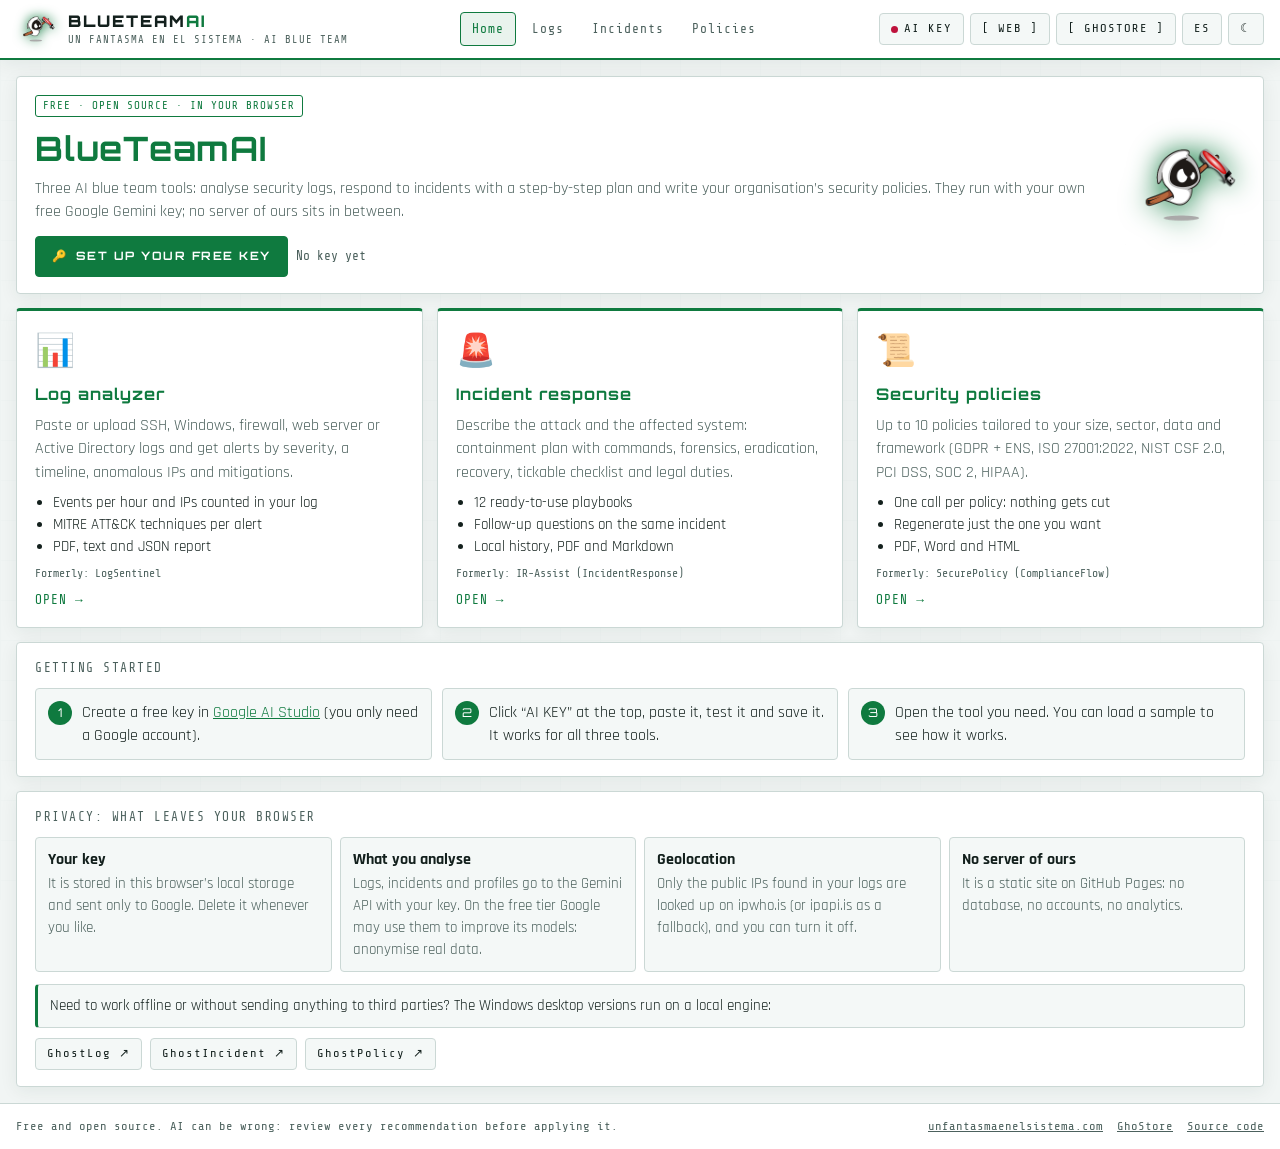
<file: index.html>
<!DOCTYPE html>
<html lang="es" data-theme="dark">
<head>
<meta charset="UTF-8">
<meta name="viewport" content="width=device-width, initial-scale=1.0">
<title>BlueTeamAI · Un Fantasma en el Sistema</title>
<meta name="description" content="Tres herramientas de blue team con IA, gratis y en el navegador: analizador de logs, asistente de respuesta a incidentes y generador de políticas de seguridad, con tu clave gratuita de Google Gemini.">
<link rel="icon" type="image/png" href="assets/logo.png">
<link rel="preconnect" href="https://fonts.googleapis.com">
<link rel="preconnect" href="https://fonts.gstatic.com" crossorigin>
<link href="https://fonts.googleapis.com/css2?family=Share+Tech+Mono&family=Orbitron:wght@700;900&family=Rajdhani:wght@400;500;600;700&display=swap" rel="stylesheet">
<link rel="stylesheet" href="assets/core.css">
<style>
  .hero { display: grid; grid-template-columns: minmax(0, 1fr) auto; gap: 18px; align-items: center; }
  .hero img { width: 120px; height: 120px; object-fit: contain; filter: drop-shadow(0 0 14px var(--accent)); }
  @media (max-width: 640px) { .hero { grid-template-columns: minmax(0, 1fr); } .hero img { display: none; } }
  .hero .h1 { font-size: clamp(1.4rem, 4vw, 2.1rem); }
  .tools { display: grid; grid-template-columns: repeat(auto-fit, minmax(min(100%, 270px), 1fr)); gap: 14px; }
  .tool-card { display: flex; flex-direction: column; gap: 8px; text-decoration: none; color: var(--text); background: var(--panel); border: 1px solid var(--border); border-top: 3px solid var(--accent); border-radius: 4px; padding: 18px; box-shadow: var(--shadow); }
  .tool-card:hover { border-color: var(--accent); transform: translateY(-2px); transition: transform .15s; }
  .tool-card .ico { font-size: 2rem; }
  .tool-card h2 { font-family: var(--display); font-size: 1rem; letter-spacing: 1px; color: var(--accent); }
  .tool-card p { color: var(--muted); }
  .tool-card ul { margin-left: 18px; color: var(--text); font-size: .95rem; }
  .tool-card .go { margin-top: auto; font-family: var(--mono); font-size: .8rem; letter-spacing: 1px; color: var(--accent); }
  .tool-card .was { font-family: var(--mono); font-size: .72rem; color: var(--muted); }
  .steps3 { counter-reset: s; list-style: none; display: grid; gap: 10px; grid-template-columns: repeat(auto-fit, minmax(min(100%, 220px), 1fr)); }
  .steps3 li { counter-increment: s; background: var(--panel2); border: 1px solid var(--border); border-radius: 4px; padding: 12px 12px 12px 46px; position: relative; }
  .steps3 li::before { content: counter(s); position: absolute; left: 12px; top: 12px; width: 24px; height: 24px; border-radius: 50%; background: var(--accent); color: var(--accent-ink); font-family: var(--display); font-size: .75rem; display: flex; align-items: center; justify-content: center; }
  .privacy { display: grid; gap: 8px; grid-template-columns: repeat(auto-fit, minmax(min(100%, 260px), 1fr)); }
  .privacy div { background: var(--panel2); border: 1px solid var(--border); border-radius: 4px; padding: 10px 12px; }
  .privacy b { display: block; margin-bottom: 2px; }
  .privacy p { color: var(--muted); font-size: .95rem; }
  .offline { display: flex; flex-wrap: wrap; gap: 8px; margin-top: 10px; }
</style>
<script>(function(){var t=null;try{t=localStorage.getItem('bt_theme')}catch(e){}if(!t)t=matchMedia('(prefers-color-scheme: light)').matches?'light':'dark';document.documentElement.setAttribute('data-theme',t)})();</script>
</head>
<body data-tool="home">
<header class="bt-top" id="btTop"></header>

<main class="wrap">
  <section class="panel hero">
    <div>
      <span class="tag" style="color:var(--accent)" data-t="home.badge">Gratis · código abierto · en tu navegador</span>
      <h1 class="h1" style="margin:10px 0 8px">BlueTeamAI</h1>
      <p class="lead" data-t="home.lead">Tres herramientas de blue team con IA: analiza logs de seguridad, responde a incidentes con un plan paso a paso y redacta las políticas de seguridad de tu organización. Funcionan con tu propia clave gratuita de Google Gemini; no hay servidor nuestro de por medio.</p>
      <div class="modal-row">
        <button class="btn" type="button" id="keyBtn">🔑 <span data-t="home.key">Configurar clave gratuita</span></button>
        <span class="muted mono" id="keyState" style="align-self:center;font-size:.8rem"></span>
      </div>
    </div>
    <img src="assets/logo.png" alt="" width="120" height="120">
  </section>

  <section class="tools">
    <a class="tool-card" href="logs.html">
      <span class="ico">📊</span>
      <h2 data-t="home.logs">Analizador de logs</h2>
      <p data-t="home.logsD">Pega o sube logs de SSH, Windows, firewall, servidor web o Active Directory y obtén alertas por severidad, línea de tiempo, IPs anómalas y mitigaciones.</p>
      <ul><li data-t="home.logs1">Eventos por hora e IPs contados en tu log</li><li data-t="home.logs2">Técnicas MITRE ATT&amp;CK por alerta</li><li data-t="home.logs3">Informe PDF, texto y JSON</li></ul>
      <span class="was" data-t="home.wasLogs">Antes: LogSentinel</span>
      <span class="go" data-t="home.open">ABRIR →</span>
    </a>
    <a class="tool-card" href="incident.html">
      <span class="ico">🚨</span>
      <h2 data-t="home.ir">Respuesta a incidentes</h2>
      <p data-t="home.irD">Describe el ataque y el sistema afectado: plan de contención con comandos, forense, erradicación, recuperación, checklist marcable y obligaciones legales.</p>
      <ul><li data-t="home.ir1">12 playbooks listos para usar</li><li data-t="home.ir2">Preguntas de seguimiento sobre el mismo incidente</li><li data-t="home.ir3">Historial local, PDF y Markdown</li></ul>
      <span class="was" data-t="home.wasIr">Antes: IR-Assist (IncidentResponse)</span>
      <span class="go" data-t="home.open">ABRIR →</span>
    </a>
    <a class="tool-card" href="policies.html">
      <span class="ico">📜</span>
      <h2 data-t="home.pol">Políticas de seguridad</h2>
      <p data-t="home.polD">Hasta 10 políticas adaptadas a tu tamaño, sector, datos y marco (RGPD + ENS, ISO 27001:2022, NIST CSF 2.0, PCI DSS, SOC 2, HIPAA).</p>
      <ul><li data-t="home.pol1">Una llamada por política: nada se corta</li><li data-t="home.pol2">Regenera solo la que quieras</li><li data-t="home.pol3">PDF, Word y HTML</li></ul>
      <span class="was" data-t="home.wasPol">Antes: SecurePolicy (ComplianceFlow)</span>
      <span class="go" data-t="home.open">ABRIR →</span>
    </a>
  </section>

  <section class="panel">
    <div class="panel-title" data-t="home.how">Cómo empezar</div>
    <ol class="steps3">
      <li data-t-html="home.s1"></li>
      <li data-t="home.s2"></li>
      <li data-t="home.s3"></li>
    </ol>
  </section>

  <section class="panel">
    <div class="panel-title" data-t="home.privacy">Privacidad: qué sale de tu navegador</div>
    <div class="privacy">
      <div><b data-t="home.p1">Tu clave</b><p data-t="home.p1d">Se guarda en el almacenamiento local de este navegador y solo se envía a Google. Puedes borrarla cuando quieras.</p></div>
      <div><b data-t="home.p2">Lo que analizas</b><p data-t="home.p2d">Los logs, incidentes y perfiles van a la API de Gemini con tu clave. En el nivel gratuito Google puede usarlos para mejorar sus modelos: anonimiza los datos reales.</p></div>
      <div><b data-t="home.p3">Geolocalización</b><p data-t="home.p3d">Solo las IP públicas detectadas en tus logs se consultan en ipwho.is (o ipapi.is si falla), y puedes desactivarlo.</p></div>
      <div><b data-t="home.p4">Sin servidor propio</b><p data-t="home.p4d">Es una web estática en GitHub Pages: no hay base de datos, ni cuentas, ni analítica.</p></div>
    </div>
    <p class="notice info" style="margin-top:12px"><span data-t="home.offline">¿Necesitas trabajar sin conexión o sin enviar nada a terceros? Las versiones de escritorio para Windows funcionan con un motor local:</span></p>
    <div class="offline">
      <a class="chip" href="https://ghostore.unfantasmaenelsistema.com/apps/ghostlog/" target="_blank" rel="noopener">GhostLog ↗</a>
      <a class="chip" href="https://ghostore.unfantasmaenelsistema.com/apps/ghostincident/" target="_blank" rel="noopener">GhostIncident ↗</a>
      <a class="chip" href="https://ghostore.unfantasmaenelsistema.com/apps/ghostpolicy/" target="_blank" rel="noopener">GhostPolicy ↗</a>
    </div>
  </section>
</main>

<footer class="bt-foot" id="btFoot"></footer>
<script src="assets/core.js"></script>
<script>
(function () {
  BT.addI18n({
    es: {
      'home.badge': 'Gratis · código abierto · en tu navegador',
      'home.lead': 'Tres herramientas de blue team con IA: analiza logs de seguridad, responde a incidentes con un plan paso a paso y redacta las políticas de seguridad de tu organización. Funcionan con tu propia clave gratuita de Google Gemini; no hay servidor nuestro de por medio.',
      'home.key': 'Configurar clave gratuita', 'home.keyOn': '✓ Clave configurada', 'home.keyOff': 'Sin clave todavía',
      'home.logs': 'Analizador de logs', 'home.logsD': 'Pega o sube logs de SSH, Windows, firewall, servidor web o Active Directory y obtén alertas por severidad, línea de tiempo, IPs anómalas y mitigaciones.',
      'home.logs1': 'Eventos por hora e IPs contados en tu log', 'home.logs2': 'Técnicas MITRE ATT&CK por alerta', 'home.logs3': 'Informe PDF, texto y JSON', 'home.wasLogs': 'Antes: LogSentinel',
      'home.ir': 'Respuesta a incidentes', 'home.irD': 'Describe el ataque y el sistema afectado: plan de contención con comandos, forense, erradicación, recuperación, checklist marcable y obligaciones legales.',
      'home.ir1': '12 playbooks listos para usar', 'home.ir2': 'Preguntas de seguimiento sobre el mismo incidente', 'home.ir3': 'Historial local, PDF y Markdown', 'home.wasIr': 'Antes: IR-Assist (IncidentResponse)',
      'home.pol': 'Políticas de seguridad', 'home.polD': 'Hasta 10 políticas adaptadas a tu tamaño, sector, datos y marco (RGPD + ENS, ISO 27001:2022, NIST CSF 2.0, PCI DSS, SOC 2, HIPAA).',
      'home.pol1': 'Una llamada por política: nada se corta', 'home.pol2': 'Regenera solo la que quieras', 'home.pol3': 'PDF, Word y HTML', 'home.wasPol': 'Antes: SecurePolicy (ComplianceFlow)',
      'home.open': 'ABRIR →', 'home.how': 'Cómo empezar',
      'home.s1': 'Crea una clave gratuita en <a href="https://aistudio.google.com/app/apikey" target="_blank" rel="noopener">Google AI Studio</a> (solo necesitas una cuenta de Google).',
      'home.s2': 'Pulsa «CLAVE IA» arriba, pégala, pruébala y guárdala. Sirve para las tres herramientas.',
      'home.s3': 'Abre la herramienta que necesites. Puedes cargar un ejemplo para ver cómo funciona.',
      'home.privacy': 'Privacidad: qué sale de tu navegador',
      'home.p1': 'Tu clave', 'home.p1d': 'Se guarda en el almacenamiento local de este navegador y solo se envía a Google. Puedes borrarla cuando quieras.',
      'home.p2': 'Lo que analizas', 'home.p2d': 'Los logs, incidentes y perfiles van a la API de Gemini con tu clave. En el nivel gratuito Google puede usarlos para mejorar sus modelos: anonimiza los datos reales.',
      'home.p3': 'Geolocalización', 'home.p3d': 'Solo las IP públicas detectadas en tus logs se consultan en ipwho.is (o ipapi.is si falla), y puedes desactivarlo.',
      'home.p4': 'Sin servidor propio', 'home.p4d': 'Es una web estática en GitHub Pages: no hay base de datos, ni cuentas, ni analítica.',
      'home.offline': '¿Necesitas trabajar sin conexión o sin enviar nada a terceros? Las versiones de escritorio para Windows funcionan con un motor local:',
    },
    en: {
      'home.badge': 'Free · open source · in your browser',
      'home.lead': 'Three AI blue team tools: analyse security logs, respond to incidents with a step-by-step plan and write your organisation’s security policies. They run with your own free Google Gemini key; no server of ours sits in between.',
      'home.key': 'Set up your free key', 'home.keyOn': '✓ Key configured', 'home.keyOff': 'No key yet',
      'home.logs': 'Log analyzer', 'home.logsD': 'Paste or upload SSH, Windows, firewall, web server or Active Directory logs and get alerts by severity, a timeline, anomalous IPs and mitigations.',
      'home.logs1': 'Events per hour and IPs counted in your log', 'home.logs2': 'MITRE ATT&CK techniques per alert', 'home.logs3': 'PDF, text and JSON report', 'home.wasLogs': 'Formerly: LogSentinel',
      'home.ir': 'Incident response', 'home.irD': 'Describe the attack and the affected system: containment plan with commands, forensics, eradication, recovery, tickable checklist and legal duties.',
      'home.ir1': '12 ready-to-use playbooks', 'home.ir2': 'Follow-up questions on the same incident', 'home.ir3': 'Local history, PDF and Markdown', 'home.wasIr': 'Formerly: IR-Assist (IncidentResponse)',
      'home.pol': 'Security policies', 'home.polD': 'Up to 10 policies tailored to your size, sector, data and framework (GDPR + ENS, ISO 27001:2022, NIST CSF 2.0, PCI DSS, SOC 2, HIPAA).',
      'home.pol1': 'One call per policy: nothing gets cut', 'home.pol2': 'Regenerate just the one you want', 'home.pol3': 'PDF, Word and HTML', 'home.wasPol': 'Formerly: SecurePolicy (ComplianceFlow)',
      'home.open': 'OPEN →', 'home.how': 'Getting started',
      'home.s1': 'Create a free key in <a href="https://aistudio.google.com/app/apikey" target="_blank" rel="noopener">Google AI Studio</a> (you only need a Google account).',
      'home.s2': 'Click “AI KEY” at the top, paste it, test it and save it. It works for all three tools.',
      'home.s3': 'Open the tool you need. You can load a sample to see how it works.',
      'home.privacy': 'Privacy: what leaves your browser',
      'home.p1': 'Your key', 'home.p1d': 'It is stored in this browser’s local storage and sent only to Google. Delete it whenever you like.',
      'home.p2': 'What you analyse', 'home.p2d': 'Logs, incidents and profiles go to the Gemini API with your key. On the free tier Google may use them to improve its models: anonymise real data.',
      'home.p3': 'Geolocation', 'home.p3d': 'Only the public IPs found in your logs are looked up on ipwho.is (or ipapi.is as a fallback), and you can turn it off.',
      'home.p4': 'No server of ours', 'home.p4d': 'It is a static site on GitHub Pages: no database, no accounts, no analytics.',
      'home.offline': 'Need to work offline or without sending anything to third parties? The Windows desktop versions run on a local engine:',
    },
  });
  const state = () => { document.getElementById('keyState').textContent = BT.t(BT.gemini.key() ? 'home.keyOn' : 'home.keyOff'); };
  document.getElementById('keyBtn').onclick = () => BT.openKeyModal();
  document.addEventListener('bt:key', state);
  document.addEventListener('bt:lang', state);
  document.addEventListener('DOMContentLoaded', state);
})();
</script>
</body>
</html>
</file>
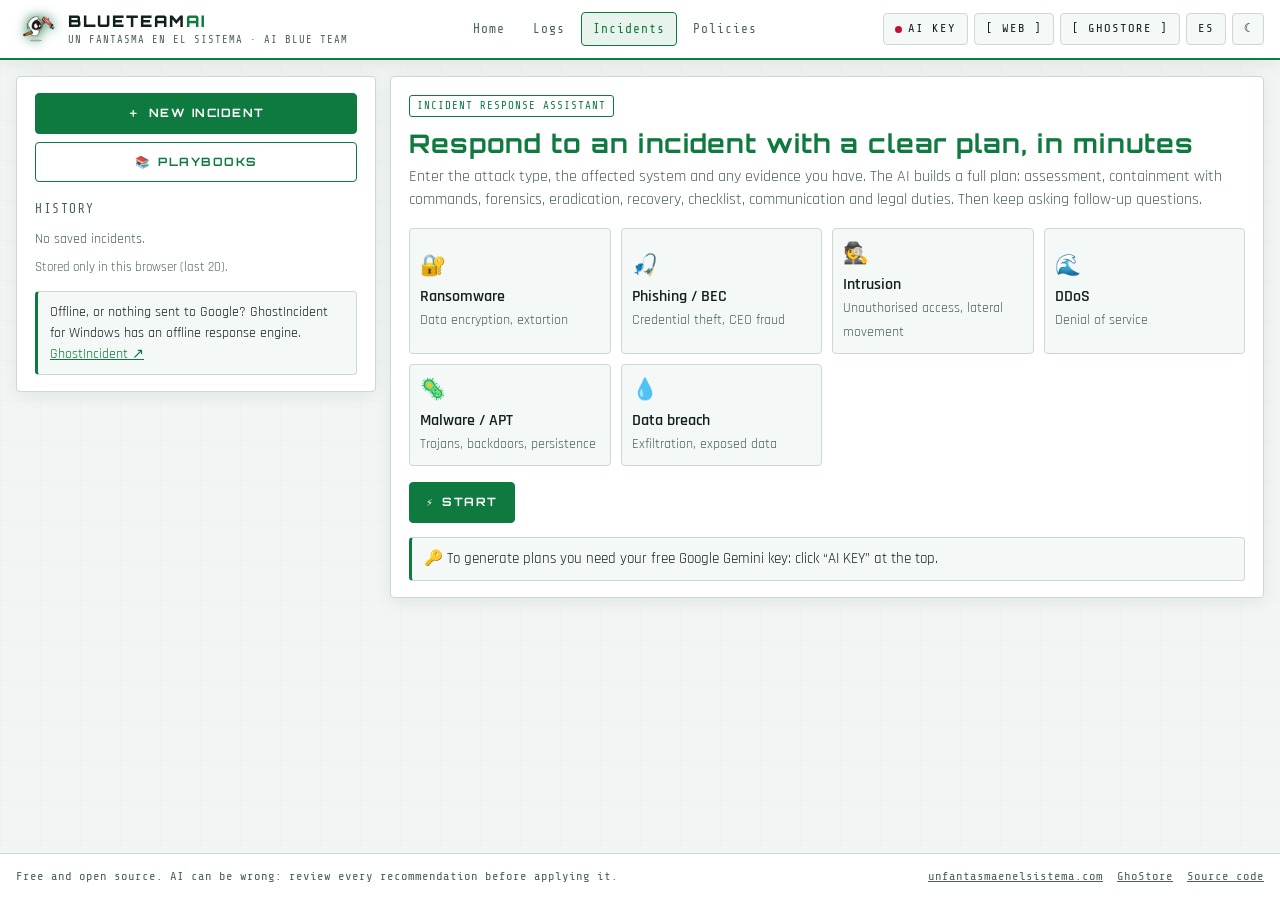
<file: incident.html>
<!DOCTYPE html>
<html lang="es" data-theme="dark">
<head>
<meta charset="UTF-8">
<meta name="viewport" content="width=device-width, initial-scale=1.0">
<title>Respuesta a incidentes · BlueTeamAI</title>
<meta name="description" content="Asistente de respuesta a incidentes con la IA gratuita de Google Gemini: plan de contención, forense, erradicación, recuperación, checklist y obligaciones legales (RGPD, NIS2, ENS).">
<link rel="icon" type="image/png" href="assets/logo.png">
<link rel="preconnect" href="https://fonts.googleapis.com">
<link rel="preconnect" href="https://fonts.gstatic.com" crossorigin>
<link href="https://fonts.googleapis.com/css2?family=Share+Tech+Mono&family=Orbitron:wght@700;900&family=Rajdhani:wght@400;500;600;700&display=swap" rel="stylesheet">
<link rel="stylesheet" href="assets/core.css">
<link rel="stylesheet" href="assets/incident.css">
<script>(function(){var t=null;try{t=localStorage.getItem('bt_theme')}catch(e){}if(!t)t=matchMedia('(prefers-color-scheme: light)').matches?'light':'dark';document.documentElement.setAttribute('data-theme',t)})();</script>
</head>
<body data-tool="incident" data-title-key="ir.title">
<header class="bt-top" id="btTop"></header>

<main class="wrap">
  <div class="tool">
    <aside class="panel">
      <button class="btn block" type="button" id="newBtn">＋ <span data-t="ir.new">Nuevo incidente</span></button>
      <button class="btn ghost block" type="button" id="pbBtn" style="margin-top:8px">📚 <span data-t="ir.playbooks">Playbooks</span></button>
      <div class="panel-title" style="margin-top:18px"><span data-t="ir.history">Historial</span><span class="muted" id="histCount"></span></div>
      <ul class="history" id="history"></ul>
      <p class="muted" style="font-size:.82rem;margin-top:8px" data-t="ir.historyNote">Se guarda solo en este navegador (últimos 20).</p>
      <p class="notice info" style="margin-top:14px;font-size:.9rem">
        <span data-t="ir.upsell">¿Sin conexión o sin enviar datos a Google? GhostIncident para Windows trae un motor de respuesta offline.</span>
        <a href="https://ghostore.unfantasmaenelsistema.com/apps/ghostincident/" target="_blank" rel="noopener">GhostIncident ↗</a>
      </p>
    </aside>

    <section class="views" aria-live="polite">
      <!-- Bienvenida -->
      <div class="panel view" id="vWelcome">
        <span class="tag" style="color:var(--accent)" data-t="ir.badge">Asistente de respuesta a incidentes</span>
        <h1 class="h1" style="margin-top:10px" data-t="ir.h1">Responde a un incidente con un plan claro, en minutos</h1>
        <p class="lead" style="margin:6px 0 16px" data-t="ir.lead">Indica el tipo de ataque, el sistema afectado y las evidencias que tengas. La IA genera un plan completo: evaluación, contención con comandos, forense, erradicación, recuperación, checklist, comunicación y obligaciones legales. Después puedes seguir preguntando.</p>
        <div class="quick" id="quick"></div>
        <button class="btn" type="button" id="startBtn" style="margin-top:16px">⚡ <span data-t="ir.start">Empezar</span></button>
        <p class="notice info" style="margin-top:14px" id="noKeyHint" hidden></p>
      </div>

      <!-- Formulario -->
      <div class="panel view" id="vIntake" hidden>
        <h2 class="h1" style="font-size:1.15rem" data-t="ir.intakeTitle">Nuevo incidente de seguridad</h2>
        <p class="muted" style="margin:4px 0 16px" data-t="ir.intakeLead">Cuanta más información aportes, más preciso será el plan.</p>

        <div class="field">
          <span class="label"><span data-t="ir.f.attack">Tipo de ataque</span> <span class="req">*</span></span>
          <div class="attacks" id="attacks" role="group"></div>
          <input class="input" id="attackCustom" style="margin-top:8px" hidden data-t-ph="ir.f.attackOther">
        </div>
        <div class="field">
          <span class="label"><span data-t="ir.f.sev">Severidad estimada</span> <span class="req">*</span></span>
          <div class="seg" id="sevSeg" role="group"></div>
        </div>
        <div class="field">
          <label class="label" for="system"><span data-t="ir.f.system">Sistema afectado</span> <span class="req">*</span></label>
          <input class="input" id="system" maxlength="300" data-t-ph="ir.f.systemPh">
        </div>
        <div class="grid two">
          <div class="field">
            <label class="label" for="env" data-t="ir.f.env">Entorno</label>
            <select class="select" id="env"></select>
          </div>
          <div class="field">
            <label class="label" for="discovery" data-t="ir.f.discovery">¿Cómo se detectó?</label>
            <input class="input" id="discovery" maxlength="300" data-t-ph="ir.f.discoveryPh">
          </div>
        </div>
        <div class="field">
          <label class="label" for="logs" data-t="ir.f.logs">Logs o evidencias (muy recomendado)</label>
          <textarea class="textarea" id="logs" spellcheck="false" style="min-height:130px" data-t-ph="ir.f.logsPh"></textarea>
        </div>
        <div class="field">
          <label class="label" for="context" data-t="ir.f.context">Contexto adicional</label>
          <textarea class="textarea" id="context" data-t-ph="ir.f.contextPh"></textarea>
        </div>
        <div class="field">
          <span class="label" data-t="ir.f.options">Opciones</span>
          <label class="switch"><input type="checkbox" id="optChecklist" checked><span><b data-t="ir.o.check">Checklist interactiva</b><small data-t="ir.o.checkD">Lista de tareas marcables, ordenadas por prioridad.</small></span></label>
          <label class="switch"><input type="checkbox" id="optCommands" checked><span><b data-t="ir.o.cmd">Comandos de contención</b><small data-t="ir.o.cmdD">Comandos listos para copiar, para el entorno elegido.</small></span></label>
          <label class="switch"><input type="checkbox" id="optLegal" checked><span><b data-t="ir.o.legal">Marco regulatorio</b><small data-t="ir.o.legalD">Plazos y avisos de RGPD, NIS2 y ENS.</small></span></label>
        </div>
        <p class="notice" style="margin-bottom:12px;font-size:.92rem" data-t="ir.privacy"></p>
        <button class="btn block" type="button" id="analyzeBtn">🛡️ <span data-t="ir.analyze">Generar plan de respuesta</span></button>
      </div>

      <!-- Respuesta -->
      <div class="view" id="vResponse" hidden>
        <div class="panel banner" id="banner"></div>
        <div class="resp-grid">
          <div class="panel convo">
            <div class="actions">
              <button class="btn small" type="button" id="pdfBtn">📄 PDF</button>
              <button class="btn ghost small" type="button" id="mdBtn">Markdown</button>
              <button class="btn ghost small" type="button" id="copyBtn" data-t="ir.copy">Copiar</button>
              <span class="muted mono model" id="modelInfo"></span>
            </div>
            <div id="messages"></div>
            <div class="ask">
              <label class="sr-only" for="askInput" data-t="ir.askLabel">Pregunta de seguimiento</label>
              <textarea class="textarea" id="askInput" rows="2" data-t-ph="ir.askPh"></textarea>
              <button class="btn" type="button" id="askBtn" data-t-aria="ir.send" title="Enter">➤</button>
            </div>
          </div>
          <div class="side">
            <div class="panel">
              <div class="panel-title" data-t="ir.phases">Fase actual</div>
              <ol class="phases" id="phases"></ol>
              <p class="muted" style="font-size:.82rem;margin-top:6px" data-t="ir.phasesNote">Marca en qué fase estás; se guarda con el incidente.</p>
            </div>
            <div class="panel">
              <div class="panel-title" data-t="ir.refs">Recursos oficiales</div>
              <ul class="refs" id="refs"></ul>
            </div>
          </div>
        </div>
      </div>

      <!-- Playbooks -->
      <div class="panel view" id="vPlaybooks" hidden>
        <h2 class="h1" style="font-size:1.15rem" data-t="ir.pbTitle">Biblioteca de playbooks</h2>
        <p class="muted" style="margin:4px 0 14px" data-t="ir.pbLead">Elige uno para rellenar el formulario y generar su plan con la IA.</p>
        <div class="cards" id="pbGrid"></div>
      </div>
    </section>
  </div>
</main>

<footer class="bt-foot" id="btFoot"></footer>
<script src="assets/core.js"></script>
<script src="assets/incident.js"></script>
</body>
</html>
</file>
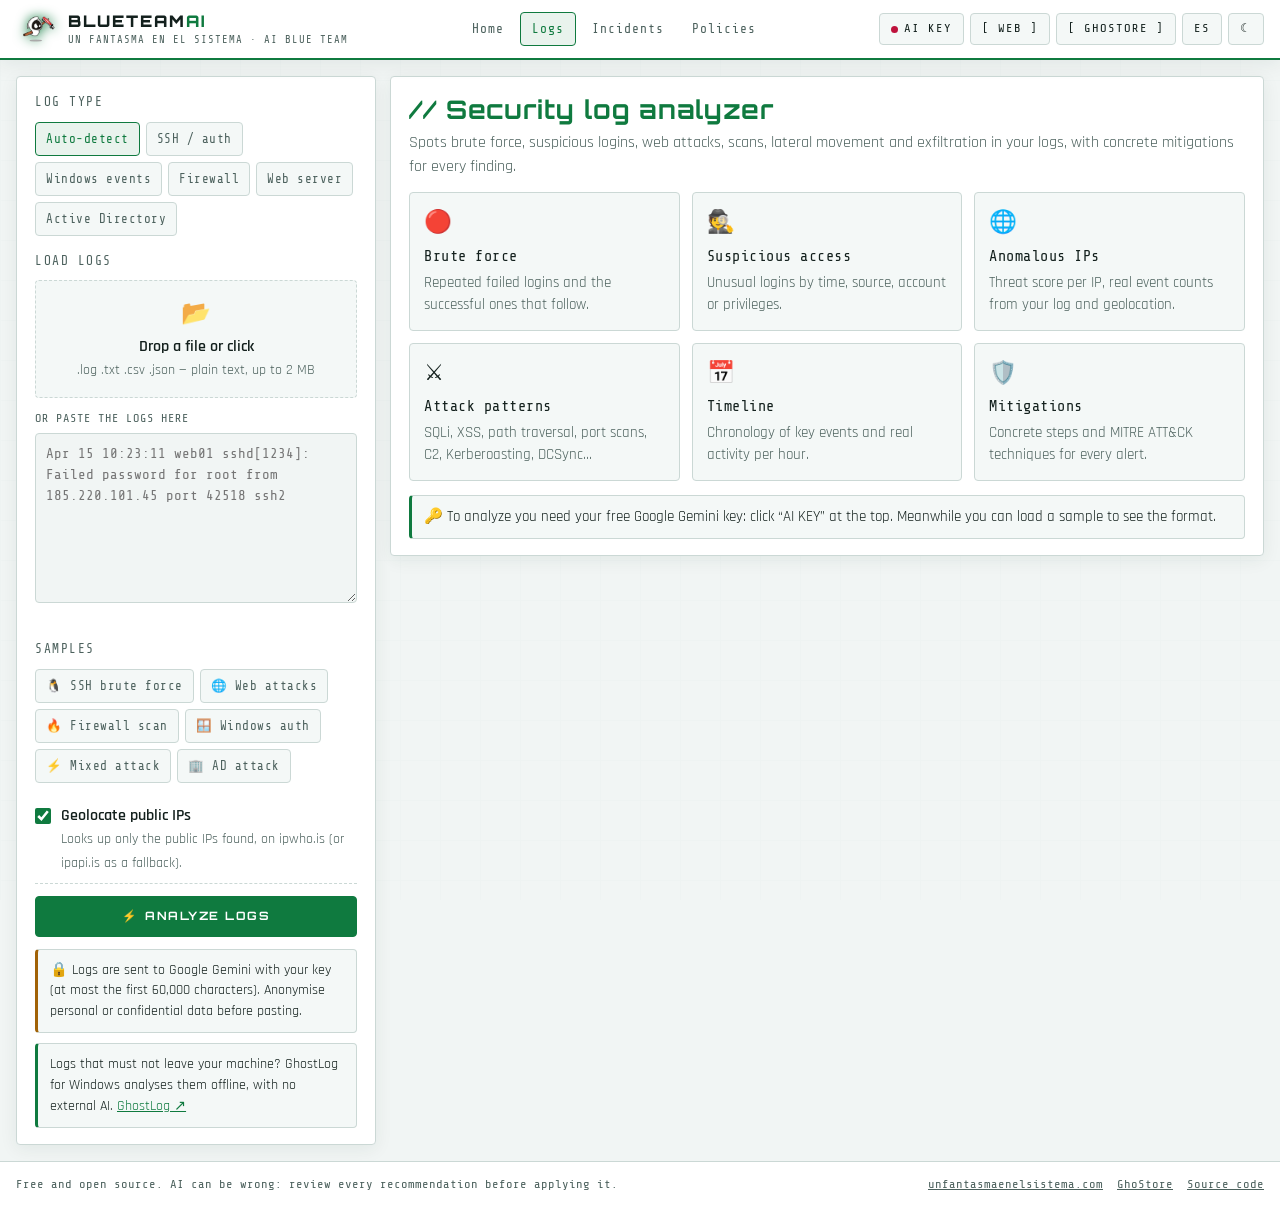
<file: logs.html>
<!DOCTYPE html>
<html lang="es" data-theme="dark">
<head>
<meta charset="UTF-8">
<meta name="viewport" content="width=device-width, initial-scale=1.0">
<title>Analizador de logs · BlueTeamAI</title>
<meta name="description" content="Analiza logs de seguridad (SSH, Windows, firewall, web, Active Directory) con la IA gratuita de Google Gemini: alertas, línea de tiempo, IPs anómalas y mitigaciones.">
<link rel="icon" type="image/png" href="assets/logo.png">
<link rel="preconnect" href="https://fonts.googleapis.com">
<link rel="preconnect" href="https://fonts.gstatic.com" crossorigin>
<link href="https://fonts.googleapis.com/css2?family=Share+Tech+Mono&family=Orbitron:wght@700;900&family=Rajdhani:wght@400;500;600;700&display=swap" rel="stylesheet">
<link rel="stylesheet" href="assets/core.css">
<link rel="stylesheet" href="assets/logs.css">
<script>(function(){var t=null;try{t=localStorage.getItem('bt_theme')}catch(e){}if(!t)t=matchMedia('(prefers-color-scheme: light)').matches?'light':'dark';document.documentElement.setAttribute('data-theme',t)})();</script>
</head>
<body data-tool="logs" data-title-key="logs.title">
<header class="bt-top" id="btTop"></header>

<main class="wrap">
  <div class="tool">
    <aside class="panel">
      <div class="panel-title" data-t="logs.type">Tipo de log</div>
      <div class="seg" id="typeSeg" role="group">
        <button type="button" data-type="auto" class="on" data-t="logs.type.auto">Autodetectar</button>
        <button type="button" data-type="ssh">SSH / auth</button>
        <button type="button" data-type="windows" data-t="logs.type.windows">Eventos Windows</button>
        <button type="button" data-type="firewall">Firewall</button>
        <button type="button" data-type="web" data-t="logs.type.web">Servidor web</button>
        <button type="button" data-type="ad">Active Directory</button>
      </div>

      <div class="panel-title" style="margin-top:16px" data-t="logs.load">Cargar logs</div>
      <label class="drop" id="dropZone">
        <input type="file" id="fileInput" accept=".log,.txt,.csv,.json,.jsonl,text/plain">
        <span class="drop-ico" aria-hidden="true">📂</span>
        <b data-t="logs.drop">Arrastra un archivo o haz clic</b>
        <small data-t="logs.dropHint">.log .txt .csv .json — texto plano, hasta 2 MB</small>
      </label>
      <label class="label" for="logText" style="margin-top:12px" data-t="logs.paste">O pega los logs aquí</label>
      <textarea class="textarea" id="logText" spellcheck="false" style="min-height:170px" data-t-ph="logs.pastePh"></textarea>
      <div class="muted mono counter" id="counter"></div>

      <div class="panel-title" style="margin-top:14px" data-t="logs.samples">Ejemplos</div>
      <div class="seg" id="samples">
        <button type="button" data-sample="ssh">🐧 SSH brute force</button>
        <button type="button" data-sample="web">🌐 Web attacks</button>
        <button type="button" data-sample="firewall">🔥 Firewall scan</button>
        <button type="button" data-sample="windows">🪟 Windows auth</button>
        <button type="button" data-sample="mixed">⚡ Mixed attack</button>
        <button type="button" data-sample="ad">🏢 AD attack</button>
      </div>

      <label class="switch" style="margin-top:12px">
        <input type="checkbox" id="geoOpt" checked>
        <span><b data-t="logs.geo">Geolocalizar IPs públicas</b><small data-t="logs.geoHint">Consulta ipwho.is (o ipapi.is si falla) solo con las IP públicas detectadas.</small></span>
      </label>

      <button class="btn block" id="analyzeBtn" type="button" style="margin-top:12px">⚡ <span data-t="logs.analyze">Analizar logs</span></button>
      <p class="notice" style="margin-top:12px;font-size:.9rem" data-t="logs.privacy"></p>
      <p class="notice info upsell" style="margin-top:10px;font-size:.9rem">
        <span data-t="logs.upsell">¿Logs que no pueden salir de tu equipo? GhostLog para Windows los analiza sin conexión y sin IA externa.</span>
        <a href="https://ghostore.unfantasmaenelsistema.com/apps/ghostlog/" target="_blank" rel="noopener">GhostLog ↗</a>
      </p>
    </aside>

    <section class="results" id="results" aria-live="polite">
      <!-- Bienvenida -->
      <div class="panel" id="stWelcome">
        <h1 class="h1">// <span data-t="logs.h1">Analizador de logs de seguridad</span></h1>
        <p class="lead" style="margin:6px 0 14px" data-t="logs.lead">Detecta fuerza bruta, accesos sospechosos, ataques web, escaneos, movimiento lateral y exfiltración en tus logs, con mitigaciones concretas para cada hallazgo.</p>
        <div class="cards">
          <div class="card"><span class="ico">🔴</span><h3 data-t="logs.cap1">Fuerza bruta</h3><p data-t="logs.cap1d">Intentos repetidos de autenticación fallida y accesos que llegan después.</p></div>
          <div class="card"><span class="ico">🕵️</span><h3 data-t="logs.cap2">Accesos sospechosos</h3><p data-t="logs.cap2d">Inicios de sesión anómalos por hora, origen, cuenta o privilegios.</p></div>
          <div class="card"><span class="ico">🌐</span><h3 data-t="logs.cap3">IPs anómalas</h3><p data-t="logs.cap3d">Puntuación de amenaza por IP, eventos reales contados en tu log y geolocalización.</p></div>
          <div class="card"><span class="ico">⚔️</span><h3 data-t="logs.cap4">Patrones de ataque</h3><p data-t="logs.cap4d">SQLi, XSS, path traversal, escaneo de puertos, C2, Kerberoasting, DCSync…</p></div>
          <div class="card"><span class="ico">📅</span><h3 data-t="logs.cap5">Línea de tiempo</h3><p data-t="logs.cap5d">Cronología de los eventos clave y actividad real por hora.</p></div>
          <div class="card"><span class="ico">🛡️</span><h3 data-t="logs.cap6">Mitigaciones</h3><p data-t="logs.cap6d">Pasos concretos y técnicas MITRE ATT&amp;CK para cada alerta.</p></div>
        </div>
        <p class="notice info" style="margin-top:14px" id="noKeyHint" hidden></p>
      </div>

      <!-- Analizando -->
      <div class="panel" id="stScan" hidden>
        <div class="empty">
          <div class="spinner"></div>
          <b class="mono" data-t="logs.scanning">ANALIZANDO LOGS…</b>
          <p class="muted" id="scanStatus"></p>
          <ul class="steps" id="scanSteps"></ul>
          <button class="btn ghost small" type="button" id="cancelBtn" style="margin-top:14px" data-t="logs.cancel">Cancelar</button>
        </div>
      </div>

      <!-- Error -->
      <div class="panel" id="stError" hidden>
        <p class="notice err" id="errorMsg"></p>
      </div>

      <!-- Resultado -->
      <div id="stDash" hidden>
        <div class="panel risk" id="riskBox"></div>
        <div class="kpis" id="kpis"></div>
        <div class="dash-grid">
          <div class="panel">
            <div class="panel-title"><span data-t="logs.hourly">Eventos por hora (contados en tu log)</span></div>
            <div class="bars" id="bars"></div>
          </div>
          <div class="panel">
            <div class="panel-title" data-t="logs.bySev">Alertas por severidad</div>
            <div class="donut" id="donut"></div>
          </div>
        </div>
        <div class="panel">
          <div class="actions">
            <button class="btn small" type="button" id="pdfBtn">📄 PDF</button>
            <button class="btn ghost small" type="button" id="copyBtn" data-t="logs.copy">Copiar informe</button>
            <button class="btn ghost small" type="button" id="jsonBtn">JSON</button>
            <button class="btn ghost small" type="button" id="resetBtn" data-t="logs.new">Nuevo análisis</button>
            <span class="muted mono model" id="modelInfo"></span>
          </div>
          <div class="tabs" role="tablist" id="tabs">
            <button type="button" role="tab" data-tab="alerts" aria-selected="true"><span data-t="logs.tab.alerts">Alertas</span><span class="badge" id="bAlerts">0</span></button>
            <button type="button" role="tab" data-tab="timeline" aria-selected="false"><span data-t="logs.tab.timeline">Línea de tiempo</span><span class="badge" id="bTimeline">0</span></button>
            <button type="button" role="tab" data-tab="ips" aria-selected="false"><span>IPs</span><span class="badge" id="bIps">0</span></button>
            <button type="button" role="tab" data-tab="raw" aria-selected="false"><span data-t="logs.tab.raw">Log original</span></button>
          </div>
          <div class="tabpane" id="tab-alerts">
            <div class="seg filter" data-filter="alerts"></div>
            <div id="alertsList"></div>
          </div>
          <div class="tabpane" id="tab-timeline" hidden>
            <div class="seg filter" data-filter="timeline"></div>
            <ol class="timeline" id="timelineList"></ol>
          </div>
          <div class="tabpane" id="tab-ips" hidden>
            <div class="table-wrap"><table class="iptable" id="ipTable"></table></div>
            <p class="muted" style="font-size:.85rem;margin-top:8px" data-t="logs.ipNote">Los eventos por IP se cuentan en tu log, no los estima la IA. Las IP que la IA cite y no aparezcan en el log se descartan.</p>
          </div>
          <div class="tabpane" id="tab-raw" hidden>
            <input class="input" id="rawFilter" type="search" data-t-ph="logs.rawFilter" style="margin-bottom:8px">
            <div class="raw" id="rawView"></div>
          </div>
        </div>
      </div>
    </section>
  </div>
</main>

<footer class="bt-foot" id="btFoot"></footer>
<script src="assets/core.js"></script>
<script src="assets/logs.js"></script>
</body>
</html>
</file>
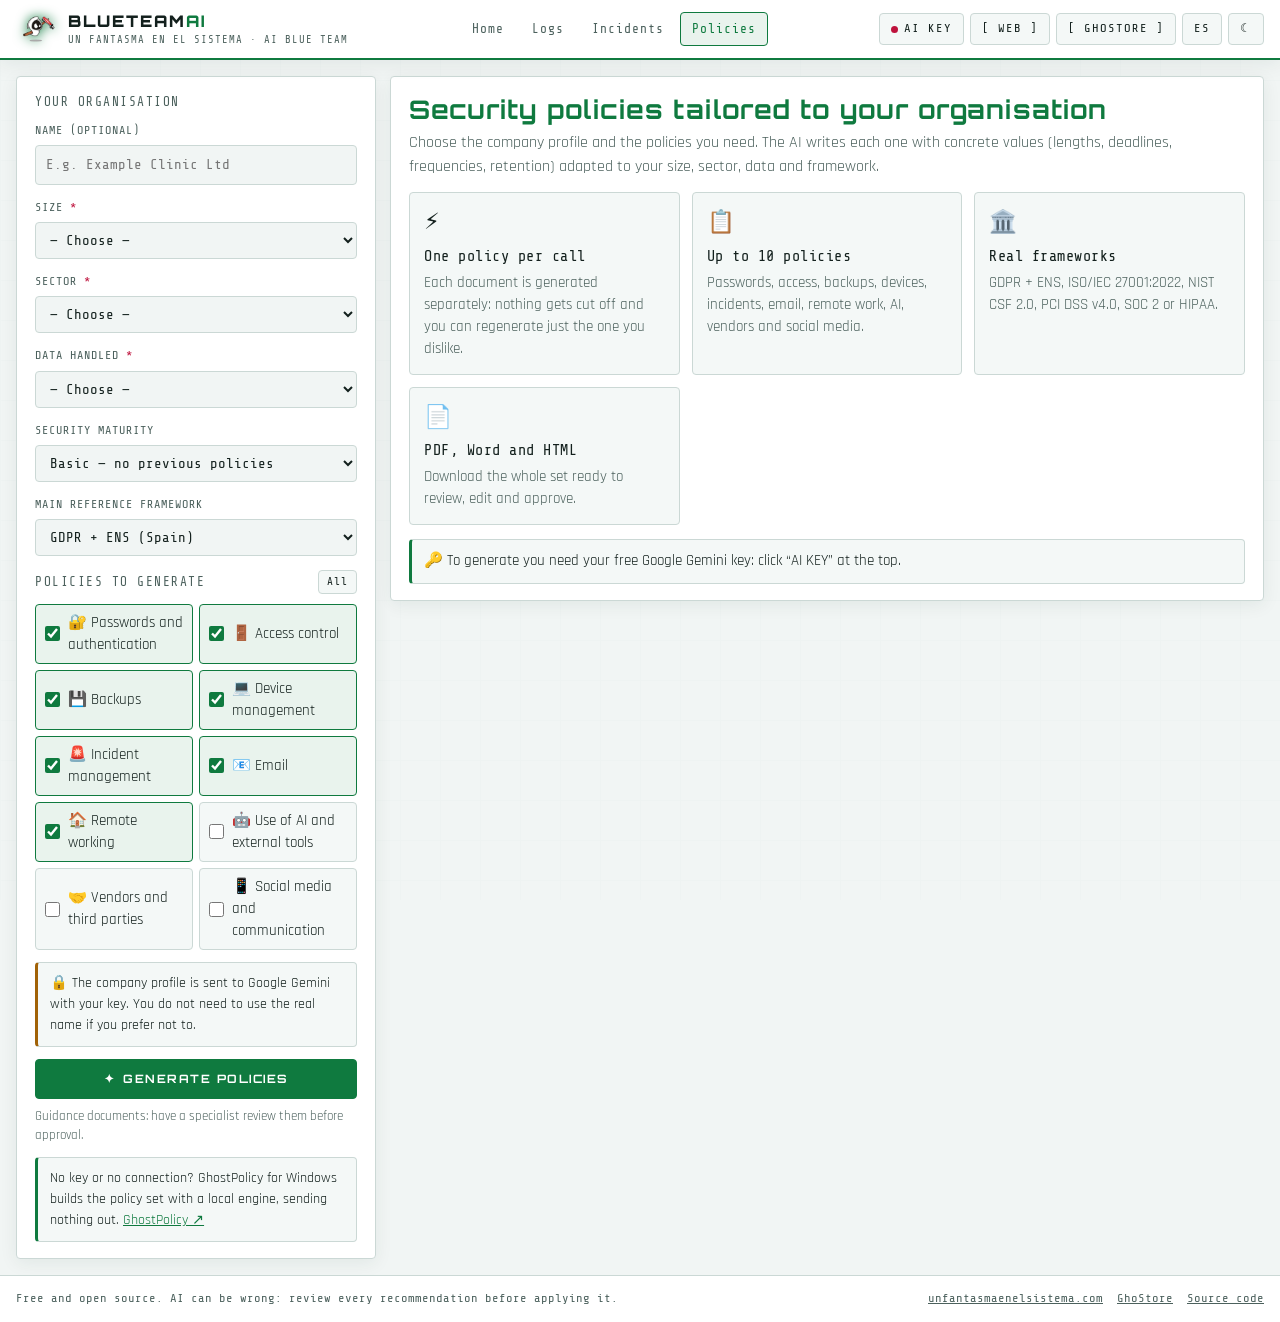
<file: policies.html>
<!DOCTYPE html>
<html lang="es" data-theme="dark">
<head>
<meta charset="UTF-8">
<meta name="viewport" content="width=device-width, initial-scale=1.0">
<title>Políticas de seguridad · BlueTeamAI</title>
<meta name="description" content="Genera políticas de seguridad a medida (contraseñas, accesos, copias, dispositivos, incidentes, correo, teletrabajo, IA, proveedores, redes sociales) con la IA gratuita de Google Gemini. Exporta a PDF, Word y HTML.">
<link rel="icon" type="image/png" href="assets/logo.png">
<link rel="preconnect" href="https://fonts.googleapis.com">
<link rel="preconnect" href="https://fonts.gstatic.com" crossorigin>
<link href="https://fonts.googleapis.com/css2?family=Share+Tech+Mono&family=Orbitron:wght@700;900&family=Rajdhani:wght@400;500;600;700&display=swap" rel="stylesheet">
<link rel="stylesheet" href="assets/core.css">
<link rel="stylesheet" href="assets/policies.css">
<script>(function(){var t=null;try{t=localStorage.getItem('bt_theme')}catch(e){}if(!t)t=matchMedia('(prefers-color-scheme: light)').matches?'light':'dark';document.documentElement.setAttribute('data-theme',t)})();</script>
</head>
<body data-tool="policies" data-title-key="pol.title">
<header class="bt-top" id="btTop"></header>

<main class="wrap">
  <div class="tool">
    <aside class="panel">
      <div class="panel-title" data-t="pol.company">Tu organización</div>
      <div class="field">
        <label class="label" for="company" data-t="pol.f.name">Nombre (opcional)</label>
        <input class="input" id="company" maxlength="120" data-t-ph="pol.f.namePh">
      </div>
      <div class="field"><label class="label" for="size"><span data-t="pol.f.size">Tamaño</span> <span class="req">*</span></label><select class="select" id="size"></select></div>
      <div class="field"><label class="label" for="sector"><span data-t="pol.f.sector">Sector</span> <span class="req">*</span></label><select class="select" id="sector"></select></div>
      <div class="field"><label class="label" for="data"><span data-t="pol.f.data">Datos que maneja</span> <span class="req">*</span></label><select class="select" id="data"></select></div>
      <div class="field"><label class="label" for="maturity" data-t="pol.f.maturity">Madurez en seguridad</label><select class="select" id="maturity"></select></div>
      <div class="field"><label class="label" for="framework" data-t="pol.f.framework">Marco de referencia principal</label><select class="select" id="framework"></select></div>

      <div class="panel-title" style="margin-top:6px"><span data-t="pol.pick">Políticas a generar</span><button type="button" class="chip" id="toggleAll" data-t="pol.all">Todas</button></div>
      <div class="checks" id="checks"></div>

      <p class="notice" style="margin-top:12px;font-size:.9rem" data-t="pol.privacy"></p>
      <button class="btn block" type="button" id="genBtn" style="margin-top:12px">✦ <span data-t="pol.generate">Generar políticas</span></button>
      <p class="muted" style="font-size:.82rem;margin-top:8px" data-t="pol.note">Documentos orientativos: revísalos con un especialista antes de aprobarlos.</p>
      <p class="notice info" style="margin-top:12px;font-size:.9rem">
        <span data-t="pol.upsell">¿Sin clave ni conexión? GhostPolicy para Windows genera el cuerpo normativo con un motor local, sin enviar nada fuera.</span>
        <a href="https://ghostore.unfantasmaenelsistema.com/apps/ghostpolicy/" target="_blank" rel="noopener">GhostPolicy ↗</a>
      </p>
    </aside>

    <section class="results" aria-live="polite">
      <div class="panel" id="stWelcome">
        <h1 class="h1" data-t="pol.h1">Políticas de seguridad a medida de tu organización</h1>
        <p class="lead" style="margin:6px 0 14px" data-t="pol.lead">Elige el perfil de la empresa y las políticas que necesitas. La IA redacta cada una con valores concretos (longitudes, plazos, frecuencias, retenciones) adaptados a tu tamaño, sector, datos y marco normativo.</p>
        <div class="cards">
          <div class="card"><span class="ico">⚡</span><h3 data-t="pol.c1">Una política por llamada</h3><p data-t="pol.c1d">Cada documento se genera por separado: nada se corta y puedes regenerar solo el que no te guste.</p></div>
          <div class="card"><span class="ico">📋</span><h3 data-t="pol.c2">Hasta 10 políticas</h3><p data-t="pol.c2d">Contraseñas, accesos, copias, dispositivos, incidentes, correo, teletrabajo, IA, proveedores y redes sociales.</p></div>
          <div class="card"><span class="ico">🏛️</span><h3 data-t="pol.c3">Marcos reales</h3><p data-t="pol.c3d">RGPD + ENS, ISO/IEC 27001:2022, NIST CSF 2.0, PCI DSS v4.0, SOC 2 o HIPAA.</p></div>
          <div class="card"><span class="ico">📄</span><h3 data-t="pol.c4">PDF, Word y HTML</h3><p data-t="pol.c4d">Descarga el conjunto completo listo para revisar, editar y aprobar.</p></div>
        </div>
        <p class="notice info" style="margin-top:14px" id="noKeyHint" hidden></p>
      </div>

      <div id="stResults" hidden>
        <div class="panel">
          <div class="res-head">
            <div>
              <h2 class="h1" style="font-size:1.2rem" id="resTitle"></h2>
              <p class="muted" id="resSub"></p>
            </div>
            <div class="actions">
              <button class="btn small" type="button" id="pdfBtn">📄 PDF</button>
              <button class="btn ghost small" type="button" id="docBtn">Word</button>
              <button class="btn ghost small" type="button" id="htmlBtn">HTML</button>
              <button class="btn ghost small" type="button" id="copyBtn" data-t="pol.copy">Copiar</button>
              <button class="btn ghost small" type="button" id="stopBtn" hidden data-t="pol.stop">Detener</button>
            </div>
          </div>
          <div class="kpis" id="summary"></div>
          <div class="progress" id="progress" hidden><div class="cl-bar"><i id="progBar"></i></div><span class="mono" id="progText"></span></div>
          <p class="notice" id="progStatus" hidden style="margin-bottom:10px"></p>
        </div>
        <div class="panel">
          <div class="tabs" role="tablist" id="tabs"></div>
          <div id="panes"></div>
        </div>
      </div>
    </section>
  </div>
</main>

<footer class="bt-foot" id="btFoot"></footer>
<script src="assets/core.js"></script>
<script src="assets/policies.js"></script>
</body>
</html>
</file>
<file: assets/core.css>
/* BlueTeamAI · estilos comunes de las tres herramientas */
:root {
  --bg: #070b0e;
  --panel: #0d1418;
  --panel2: #121c22;
  --border: #1f2e36;
  --text: #dce8e6;
  --muted: #86a0a3;
  --accent: #00e676;
  --accent-ink: #00170a;
  --accent-soft: rgba(0, 230, 118, .1);
  --crit: #ff4d5e;
  --high: #ff9a3c;
  --med: #ffd23f;
  --low: #4fb3ff;
  --info: #8a9aa6;
  --ok: #3ddc84;
  --shadow: 0 0 22px rgba(0, 230, 118, .06);
  --mono: 'Share Tech Mono', ui-monospace, Consolas, monospace;
  --sans: 'Rajdhani', system-ui, sans-serif;
  --display: 'Orbitron', var(--mono);
  color-scheme: dark;
}
[data-theme="light"] {
  --bg: #f1f5f4;
  --panel: #ffffff;
  --panel2: #f4f8f7;
  --border: #cbd8d5;
  --text: #13201d;
  --muted: #4c615d;
  --accent: #0f7a3f;
  --accent-ink: #ffffff;
  --accent-soft: rgba(15, 122, 63, .09);
  --crit: #be123c;
  --high: #c2410c;
  --med: #a16207;
  --low: #0b62a8;
  --info: #5b6b75;
  --ok: #15803d;
  --shadow: 0 4px 18px rgba(20, 50, 40, .07);
  color-scheme: light;
}

* { box-sizing: border-box; margin: 0; padding: 0; }
[hidden] { display: none !important; }
html { -webkit-text-size-adjust: 100%; }
body {
  background: var(--bg); color: var(--text);
  font-family: var(--sans); font-size: 16px; line-height: 1.45;
  min-height: 100vh; display: flex; flex-direction: column;
}
body::before {
  content: ''; position: fixed; inset: 0; pointer-events: none; z-index: -1; opacity: .06;
  background-image: linear-gradient(var(--border) 1px, transparent 1px), linear-gradient(90deg, var(--border) 1px, transparent 1px);
  background-size: 40px 40px;
}
a { color: var(--accent); }
:focus-visible { outline: 2px solid var(--accent); outline-offset: 2px; }
button, input, select, textarea { font: inherit; color: inherit; }
button { cursor: pointer; }
button:disabled { cursor: not-allowed; opacity: .45; }

/* ---------- Cabecera de la casa ---------- */
.bt-top {
  position: sticky; top: 0; z-index: 50;
  display: flex; align-items: center; justify-content: space-between; gap: 10px 14px; flex-wrap: wrap;
  background: var(--panel); border-bottom: 2px solid var(--accent); padding: 8px 16px; box-shadow: var(--shadow);
}
.bt-brand { display: flex; align-items: center; gap: 10px; color: var(--text); text-decoration: none; min-width: 0; }
.bt-brand img { width: 42px; height: 42px; object-fit: contain; filter: drop-shadow(0 0 6px var(--accent)); flex-shrink: 0; }
.bt-brand b { font-family: var(--display); font-weight: 900; letter-spacing: 2px; display: block; font-size: 1rem; }
.bt-brand b span { color: var(--accent); }
.bt-brand small { font-family: var(--mono); color: var(--muted); font-size: .66rem; letter-spacing: 1px; display: block; }
.bt-nav { display: flex; gap: 4px; flex-wrap: wrap; }
.bt-nav a {
  font-family: var(--mono); font-size: .8rem; letter-spacing: 1px; text-decoration: none; color: var(--muted);
  padding: 7px 11px; border: 1px solid transparent; border-radius: 4px;
}
.bt-nav a:hover { color: var(--text); border-color: var(--border); }
.bt-nav a[aria-current="page"] { color: var(--accent); border-color: var(--accent); background: var(--accent-soft); }
.bt-controls { display: flex; gap: 6px; flex-wrap: wrap; }
.chip {
  background: var(--panel2); color: var(--text); border: 1px solid var(--border); padding: 6px 11px;
  font-family: var(--mono); font-size: .76rem; letter-spacing: 1px; text-decoration: none; border-radius: 4px;
  display: inline-flex; align-items: center; gap: 6px; white-space: nowrap;
}
.chip:hover, .chip.on { border-color: var(--accent); color: var(--accent); }
.chip .kdot { width: 7px; height: 7px; border-radius: 50%; background: var(--crit); }
.chip.has-key .kdot { background: var(--ok); }

/* ---------- Pie ---------- */
.bt-foot {
  margin-top: auto; border-top: 1px solid var(--border); background: var(--panel);
  padding: 14px 16px; display: flex; flex-wrap: wrap; gap: 8px 18px; justify-content: space-between;
  font-family: var(--mono); font-size: .76rem; color: var(--muted);
}
.bt-foot .links { display: flex; gap: 14px; flex-wrap: wrap; }
.bt-foot a { color: var(--muted); }
.bt-foot a:hover { color: var(--accent); }

/* ---------- Componentes ---------- */
.wrap { width: 100%; max-width: 1280px; margin: 0 auto; padding: 16px; display: flex; flex-direction: column; gap: 14px; }
.panel { background: var(--panel); border: 1px solid var(--border); padding: 16px 18px; box-shadow: var(--shadow); min-width: 0; border-radius: 4px; }
.panel-title {
  font-family: var(--mono); font-size: .8rem; letter-spacing: 1.5px; color: var(--muted); text-transform: uppercase;
  margin-bottom: 10px; display: flex; justify-content: space-between; align-items: center; gap: 8px; flex-wrap: wrap;
}
.h1 { font-family: var(--display); font-size: clamp(1.15rem, 3vw, 1.6rem); color: var(--accent); letter-spacing: 1px; line-height: 1.25; }
.lead { color: var(--muted); font-size: 1.02rem; }
.muted { color: var(--muted); }
.mono { font-family: var(--mono); }
.label { display: block; font-family: var(--mono); font-size: .74rem; letter-spacing: 1px; color: var(--muted); text-transform: uppercase; margin-bottom: 6px; }
.label .req { color: var(--crit); }
.input, .select, .textarea {
  width: 100%; background: var(--bg); color: var(--text); border: 1px solid var(--border); border-radius: 4px;
  font-family: var(--mono); font-size: .88rem; padding: 9px 10px; min-width: 0;
}
.textarea { resize: vertical; min-height: 90px; line-height: 1.5; }
.input:focus, .select:focus, .textarea:focus { border-color: var(--accent); outline: none; }
.field { margin-bottom: 14px; }
.btn {
  font-family: var(--display); font-size: .72rem; font-weight: 700; letter-spacing: 1.5px; text-transform: uppercase;
  padding: 11px 16px; background: var(--accent); color: var(--accent-ink); border: 1px solid var(--accent); border-radius: 4px;
  display: inline-flex; align-items: center; justify-content: center; gap: 8px; text-decoration: none;
}
.btn:hover:not(:disabled) { filter: brightness(1.1); }
.btn.block { width: 100%; }
.btn.ghost { background: transparent; color: var(--accent); }
.btn.small { padding: 7px 11px; font-size: .64rem; }
.btn.danger { background: transparent; color: var(--crit); border-color: var(--crit); }
.grid { display: grid; gap: 12px; }
.cards { display: grid; gap: 12px; grid-template-columns: repeat(auto-fit, minmax(min(100%, 230px), 1fr)); }
.card { background: var(--panel2); border: 1px solid var(--border); border-radius: 4px; padding: 14px; min-width: 0; }
.card h3 { font-family: var(--mono); font-size: .95rem; letter-spacing: .5px; margin-bottom: 4px; font-weight: normal; color: var(--text); }
.card p { color: var(--muted); font-size: .95rem; }
.card .ico { font-size: 1.4rem; margin-bottom: 6px; display: block; }
.notice {
  border: 1px solid var(--border); border-left: 3px solid var(--med); background: var(--panel2);
  padding: 10px 12px; font-size: .95rem; border-radius: 4px; color: var(--text);
}
.notice.ok { border-left-color: var(--ok); }
.notice.err { border-left-color: var(--crit); }
.notice.info { border-left-color: var(--accent); }
.tag {
  display: inline-block; font-family: var(--mono); font-size: .68rem; letter-spacing: 1px; text-transform: uppercase;
  padding: 2px 7px; border-radius: 3px; border: 1px solid currentColor; white-space: nowrap;
}
.sev-critical { color: var(--crit); } .sev-high { color: var(--high); } .sev-medium { color: var(--med); }
.sev-low { color: var(--low); } .sev-info { color: var(--info); }
.seg { display: flex; flex-wrap: wrap; gap: 6px; }
.seg button {
  background: var(--panel2); color: var(--muted); border: 1px solid var(--border); border-radius: 4px;
  padding: 7px 10px; font-family: var(--mono); font-size: .78rem; letter-spacing: .5px;
}
.seg button:hover { color: var(--text); }
.seg button.on, .seg button[aria-pressed="true"] { color: var(--accent); border-color: var(--accent); background: var(--accent-soft); }
.tabs { display: flex; gap: 4px; flex-wrap: wrap; border-bottom: 1px solid var(--border); margin-bottom: 12px; }
.tabs button {
  background: transparent; color: var(--muted); border: 1px solid transparent; border-bottom: none; border-radius: 4px 4px 0 0;
  font-family: var(--mono); font-size: .8rem; letter-spacing: 1px; padding: 8px 12px; margin-bottom: -1px;
}
.tabs button:hover { color: var(--text); }
.tabs button[aria-selected="true"] { color: var(--accent); border-color: var(--border); background: var(--panel); }
.tabs .badge { font-size: .68rem; background: var(--panel2); border: 1px solid var(--border); border-radius: 9px; padding: 0 6px; margin-left: 4px; }
.switch { display: flex; align-items: flex-start; gap: 10px; padding: 9px 0; border-bottom: 1px dashed var(--border); cursor: pointer; }
.switch:last-child { border-bottom: none; }
.switch input { margin-top: 4px; accent-color: var(--accent); width: 16px; height: 16px; flex-shrink: 0; }
.switch b { display: block; font-weight: 600; }
.switch small { color: var(--muted); font-size: .9rem; }

/* Disposición con barra lateral (formularios) */
.tool { display: grid; grid-template-columns: minmax(280px, 360px) minmax(0, 1fr); gap: 14px; align-items: start; }
.tool > * { min-width: 0; scroll-margin-top: 80px; }
@media (max-width: 900px) {
  .tool { grid-template-columns: minmax(0, 1fr); }
  .tool > * { scroll-margin-top: 8px; }
  .bt-top { position: static; padding: 8px 12px; gap: 8px; }
  .bt-nav { order: 3; width: 100%; }
}
@media (max-width: 560px) {
  .wrap { padding: 12px 10px; }
  .bt-brand img { width: 34px; height: 34px; }
  .bt-brand small { display: none; }
  .bt-controls { gap: 4px; }
  .chip { padding: 5px 7px; font-size: .68rem; letter-spacing: .5px; }
  .bt-nav { gap: 2px; justify-content: space-between; }
  .bt-nav a { padding: 6px 7px; font-size: .74rem; letter-spacing: .5px; }
  .panel { padding: 14px 12px; }
}

/* Estado vacío / carga */
.empty { text-align: center; padding: 34px 16px; color: var(--muted); }
.empty .big { font-size: 2.2rem; display: block; margin-bottom: 8px; }
.spinner { width: 46px; height: 46px; border-radius: 50%; border: 3px solid var(--border); border-top-color: var(--accent); animation: spin 1s linear infinite; margin: 0 auto 14px; }
@keyframes spin { to { transform: rotate(360deg); } }
.steps { list-style: none; font-family: var(--mono); font-size: .82rem; color: var(--muted); display: grid; gap: 4px; max-width: 520px; margin: 12px auto 0; text-align: left; }
.steps li::before { content: '○ '; }
.steps li.run { color: var(--accent); }
.steps li.run::before { content: '◉ '; }
.steps li.done { color: var(--ok); }
.steps li.done::before { content: '✓ '; }
.steps li.fail { color: var(--crit); }
.steps li.fail::before { content: '✕ '; }

/* Texto generado por la IA (markdown / HTML saneado) */
.prose { font-size: 1rem; line-height: 1.6; overflow-wrap: anywhere; }
.prose h2, .prose h3, .prose h4, .prose h5 { font-family: var(--mono); font-weight: normal; letter-spacing: .5px; color: var(--accent); margin: 14px 0 6px; }
.prose h2 { font-size: 1.05rem; } .prose h3 { font-size: 1rem; } .prose h4, .prose h5 { font-size: .95rem; color: var(--text); }
.prose p { margin: 6px 0; }
.prose ul, .prose ol { margin: 6px 0 6px 22px; }
.prose li { margin: 3px 0; }
.prose strong { color: var(--text); }
.prose code { font-family: var(--mono); font-size: .86em; background: var(--panel2); border: 1px solid var(--border); border-radius: 3px; padding: 0 4px; }
.prose pre { font-family: var(--mono); font-size: .82rem; background: var(--bg); border: 1px solid var(--border); border-left: 3px solid var(--accent); padding: 10px 12px; overflow-x: auto; margin: 8px 0; white-space: pre; border-radius: 3px; }
.prose pre code { background: none; border: 0; padding: 0; font-size: inherit; }
.prose blockquote, .prose .highlight-box, .prose .warn-box { border-left: 3px solid var(--accent); background: var(--accent-soft); padding: 8px 12px; margin: 8px 0; border-radius: 3px; }
.prose .warn-box { border-left-color: var(--high); background: rgba(255, 154, 60, .08); }
.prose table { border-collapse: collapse; width: 100%; margin: 8px 0; font-size: .92rem; display: block; overflow-x: auto; }
.prose th, .prose td { border: 1px solid var(--border); padding: 6px 8px; text-align: left; vertical-align: top; }
.prose th { background: var(--panel2); font-family: var(--mono); font-weight: normal; font-size: .8rem; letter-spacing: .5px; }
.prose hr { border: 0; border-top: 1px solid var(--border); margin: 12px 0; }

/* Ventana de la clave de Gemini */
.modal { position: fixed; inset: 0; z-index: 100; background: rgba(0, 0, 0, .7); display: flex; align-items: center; justify-content: center; padding: 16px; }
.modal-box { background: var(--panel); border: 1px solid var(--accent); border-radius: 6px; width: 100%; max-width: 540px; max-height: calc(100vh - 32px); overflow: auto; padding: 18px; box-shadow: var(--shadow); }
.modal-box h2 { font-family: var(--display); font-size: 1rem; letter-spacing: 1px; color: var(--accent); margin-bottom: 8px; }
.modal-box p, .modal-box li { font-size: .95rem; }
.modal-box ol { margin: 8px 0 12px 20px; color: var(--muted); }
.modal-row { display: flex; gap: 8px; flex-wrap: wrap; margin-top: 12px; }
.modal-row .grow { flex: 1 1 auto; }
.keywrap { position: relative; margin-top: 10px; }
.keywrap .input { padding-right: 44px; }
.keywrap button { position: absolute; right: 6px; top: 50%; transform: translateY(-50%); background: none; border: 0; color: var(--muted); padding: 4px 6px; font-size: .9rem; }

.toast {
  position: fixed; bottom: 18px; left: 50%; transform: translateX(-50%) translateY(20px); opacity: 0; pointer-events: none;
  background: var(--panel); border: 1px solid var(--accent); color: var(--text); padding: 10px 16px; border-radius: 4px;
  font-family: var(--mono); font-size: .85rem; z-index: 200; transition: .25s; max-width: calc(100vw - 32px);
}
.toast.show { opacity: 1; transform: translateX(-50%) translateY(0); }
.sr-only { position: absolute; width: 1px; height: 1px; overflow: hidden; clip: rect(0 0 0 0); white-space: nowrap; }
@media (prefers-reduced-motion: reduce) { * { animation: none !important; transition: none !important; } }
</file>
<file: assets/incident.css>
/* Respuesta a incidentes */
.views { min-width: 0; }
.grid.two { grid-template-columns: repeat(auto-fit, minmax(min(100%, 240px), 1fr)); gap: 0 14px; }
.quick { display: grid; grid-template-columns: repeat(auto-fit, minmax(min(100%, 160px), 1fr)); gap: 10px; }
.quick button, .attacks button {
  background: var(--panel2); border: 1px solid var(--border); border-radius: 4px; padding: 10px; text-align: left; color: var(--text);
}
.quick button:hover, .attacks button:hover { border-color: var(--accent); }
.quick b { display: block; font-weight: 600; margin-top: 4px; }
.quick small { color: var(--muted); font-size: .85rem; }
.quick .ico { font-size: 1.3rem; }
.attacks { display: grid; grid-template-columns: repeat(auto-fill, minmax(min(100%, 150px), 1fr)); gap: 6px; }
.attacks button { display: flex; align-items: center; gap: 8px; font-size: .95rem; padding: 8px 10px; }
.attacks button[aria-pressed="true"] { border-color: var(--accent); background: var(--accent-soft); color: var(--accent); }
#sevSeg button { display: inline-flex; align-items: center; gap: 6px; }
#sevSeg i { width: 8px; height: 8px; border-radius: 50%; background: currentColor; display: inline-block; }

.history { list-style: none; display: grid; gap: 6px; }
.history li { display: flex; align-items: stretch; gap: 4px; min-width: 0; }
.history button.open {
  flex: 1; min-width: 0; text-align: left; background: var(--panel2); border: 1px solid var(--border); border-left: 3px solid var(--info);
  border-radius: 4px; padding: 7px 9px; color: var(--text);
}
.history button.open:hover, .history li.active button.open { border-color: var(--accent); }
.history button.open b { display: block; font-weight: 600; white-space: nowrap; overflow: hidden; text-overflow: ellipsis; }
.history button.open small { color: var(--muted); font-size: .8rem; font-family: var(--mono); display: block; white-space: nowrap; overflow: hidden; text-overflow: ellipsis; }
.history .del { background: none; border: 1px solid transparent; color: var(--muted); border-radius: 4px; padding: 0 8px; }
.history .del:hover { color: var(--crit); border-color: var(--crit); }
.history .critical button.open { border-left-color: var(--crit); } .history .high button.open { border-left-color: var(--high); }
.history .medium button.open { border-left-color: var(--med); } .history .low button.open { border-left-color: var(--low); }
.history .none { color: var(--muted); font-size: .9rem; }

.banner { display: flex; gap: 12px; align-items: center; flex-wrap: wrap; margin-bottom: 14px; }
.banner .ico { font-size: 1.8rem; }
.banner .info { flex: 1 1 260px; min-width: 0; }
.banner b { font-family: var(--display); letter-spacing: 1px; display: block; font-size: 1rem; }
.banner small { color: var(--muted); font-size: .9rem; }
.resp-grid { display: grid; grid-template-columns: minmax(0, 1fr) 260px; gap: 14px; align-items: start; }
@media (max-width: 1150px) { .resp-grid { grid-template-columns: minmax(0, 1fr); } }
.side { display: flex; flex-direction: column; gap: 14px; }
.actions { display: flex; gap: 8px; flex-wrap: wrap; align-items: center; margin-bottom: 12px; }
.actions .model { margin-left: auto; font-size: .72rem; }

.msg { margin-bottom: 14px; }
.msg.user .bubble { background: var(--panel2); border: 1px solid var(--border); border-left: 3px solid var(--low); border-radius: 4px; padding: 10px 12px; white-space: pre-wrap; overflow-wrap: anywhere; }
.msg .who { font-family: var(--mono); font-size: .72rem; letter-spacing: 1px; color: var(--muted); text-transform: uppercase; margin-bottom: 4px; }
.msg.err .bubble { border-left-color: var(--crit); }
.sec { border: 1px solid var(--border); border-radius: 4px; margin-bottom: 8px; background: var(--panel2); }
.sec > button {
  width: 100%; background: none; border: 0; text-align: left; padding: 10px 12px; display: flex; gap: 10px; align-items: center;
  font-family: var(--mono); letter-spacing: .5px; font-size: .92rem; color: var(--text);
}
.sec > button .chev { margin-left: auto; color: var(--muted); transition: transform .2s; }
.sec.open > button .chev { transform: rotate(180deg); }
.sec > .prose { display: none; padding: 0 14px 12px; }
.sec.open > .prose { display: block; }
.thinking { display: flex; align-items: center; gap: 10px; color: var(--muted); font-family: var(--mono); font-size: .85rem; padding: 8px 0; }
.thinking .spinner { width: 20px; height: 20px; border-width: 2px; margin: 0; }

.cl-progress { display: flex; align-items: center; gap: 10px; margin: 6px 0 10px; font-family: var(--mono); font-size: .78rem; color: var(--muted); }
.cl-bar { flex: 1; height: 5px; background: var(--border); border-radius: 3px; overflow: hidden; }
.cl-bar i { display: block; height: 100%; background: var(--accent); transition: width .3s; }
.checklist { list-style: none; display: grid; gap: 5px; margin: 0 !important; }
.checklist label { display: flex; gap: 10px; align-items: flex-start; background: var(--bg); border: 1px solid var(--border); border-radius: 4px; padding: 7px 10px; cursor: pointer; }
.checklist input { margin-top: 4px; accent-color: var(--accent); width: 16px; height: 16px; flex-shrink: 0; }
.checklist .txt { flex: 1; }
.checklist input:checked ~ .txt { text-decoration: line-through; color: var(--muted); }
.checklist .tag { margin-top: 2px; }

.ask { display: flex; gap: 8px; align-items: flex-end; margin-top: 10px; border-top: 1px solid var(--border); padding-top: 12px; }
.ask .textarea { min-height: 46px; max-height: 160px; }
.ask .btn { padding: 12px 16px; font-size: .9rem; }

.phases { list-style: none; display: grid; gap: 4px; }
.phases button { width: 100%; text-align: left; background: none; border: 1px solid transparent; border-radius: 4px; padding: 6px 8px; color: var(--muted); display: flex; gap: 8px; align-items: center; }
.phases button:hover { border-color: var(--border); color: var(--text); }
.phases .n { font-family: var(--mono); width: 20px; height: 20px; border-radius: 50%; border: 1px solid currentColor; display: inline-flex; align-items: center; justify-content: center; font-size: .72rem; flex-shrink: 0; }
.phases .done button { color: var(--ok); }
.phases .cur button { color: var(--accent); border-color: var(--accent); background: var(--accent-soft); }
.refs { list-style: none; display: grid; gap: 8px; }
.refs a { text-decoration: none; display: block; }
.refs a b { display: block; font-weight: 600; }
.refs a small { color: var(--muted); font-size: .85rem; }
.pb .meta { display: flex; justify-content: space-between; align-items: center; gap: 8px; margin-bottom: 6px; }
.pb .steps-line { font-family: var(--mono); font-size: .78rem; color: var(--muted); margin-top: 8px; }
.pb { cursor: pointer; text-align: left; color: var(--text); }
.pb:hover { border-color: var(--accent); }
</file>
<file: assets/logs.css>
/* Analizador de logs */
.drop {
  display: flex; flex-direction: column; align-items: center; gap: 3px; text-align: center; cursor: pointer;
  border: 1px dashed var(--border); border-radius: 4px; padding: 16px 10px; background: var(--panel2);
}
.drop:hover, .drop.over { border-color: var(--accent); background: var(--accent-soft); }
.drop input { position: absolute; width: 1px; height: 1px; opacity: 0; }
.drop:focus-within { outline: 2px solid var(--accent); outline-offset: 2px; }
.drop-ico { font-size: 1.5rem; }
.drop b { font-weight: 600; }
.drop small { color: var(--muted); font-size: .85rem; }
.counter { font-size: .75rem; margin-top: 4px; min-height: 1em; }
.results { display: flex; flex-direction: column; gap: 14px; min-width: 0; }
#stDash { display: flex; flex-direction: column; gap: 14px; }
#stDash[hidden] { display: none; }

.risk { display: flex; gap: 14px; align-items: flex-start; border-left: 4px solid var(--accent); }
.risk .lvl { font-family: var(--display); font-size: 1.05rem; letter-spacing: 2px; white-space: nowrap; }
.risk p { color: var(--text); }
.risk small { display: block; color: var(--muted); font-family: var(--mono); font-size: .75rem; margin-bottom: 2px; letter-spacing: 1px; }
.risk.critical { border-left-color: var(--crit); } .risk.critical .lvl { color: var(--crit); }
.risk.high { border-left-color: var(--high); } .risk.high .lvl { color: var(--high); }
.risk.medium { border-left-color: var(--med); } .risk.medium .lvl { color: var(--med); }
.risk.low { border-left-color: var(--low); } .risk.low .lvl { color: var(--low); }
@media (max-width: 560px) { .risk { flex-direction: column; gap: 6px; } }

.kpis { display: grid; grid-template-columns: repeat(auto-fit, minmax(min(100%, 130px), 1fr)); gap: 10px; }
.kpi { background: var(--panel); border: 1px solid var(--border); border-top: 2px solid var(--accent); padding: 10px 12px; border-radius: 4px; }
.kpi small { display: block; font-family: var(--mono); font-size: .68rem; letter-spacing: 1.2px; color: var(--muted); text-transform: uppercase; }
.kpi b { display: block; font-family: var(--display); font-size: 1.45rem; line-height: 1.3; }
.kpi span { font-size: .82rem; color: var(--muted); }
.kpi.critical { border-top-color: var(--crit); } .kpi.critical b { color: var(--crit); }
.kpi.high { border-top-color: var(--high); } .kpi.high b { color: var(--high); }
.kpi.medium { border-top-color: var(--med); } .kpi.medium b { color: var(--med); }
.kpi.low { border-top-color: var(--low); } .kpi.low b { color: var(--low); }

.dash-grid { display: grid; grid-template-columns: minmax(0, 1.6fr) minmax(0, 1fr); gap: 14px; }
@media (max-width: 1100px) { .dash-grid { grid-template-columns: minmax(0, 1fr); } }
.bars { display: flex; align-items: flex-end; gap: 3px; height: 130px; padding-top: 16px; }
.bar { flex: 1 1 0; display: flex; flex-direction: column; align-items: center; justify-content: flex-end; height: 100%; min-width: 0; position: relative; }
.bar i { display: block; width: 100%; background: var(--accent); border-radius: 2px 2px 0 0; min-height: 1px; opacity: .85; }
.bar i.hot { background: var(--crit); } .bar i.warm { background: var(--high); }
.bar i.zero { background: var(--border); }
.bar span { font-family: var(--mono); font-size: .62rem; color: var(--muted); margin-top: 3px; }
.bar em { position: absolute; top: -15px; font-style: normal; font-family: var(--mono); font-size: .62rem; color: var(--text); }
.donut { display: flex; align-items: center; gap: 16px; flex-wrap: wrap; }
.donut svg { width: 120px; height: 120px; flex-shrink: 0; }
.donut ul { list-style: none; display: grid; gap: 4px; font-family: var(--mono); font-size: .82rem; }
.donut li { display: flex; align-items: center; gap: 8px; }
.donut li i { width: 10px; height: 10px; border-radius: 2px; display: inline-block; }
.donut li b { margin-left: auto; padding-left: 12px; }

.actions { display: flex; gap: 8px; flex-wrap: wrap; align-items: center; margin-bottom: 12px; }
.actions .model { margin-left: auto; font-size: .72rem; }
.filter { margin-bottom: 10px; }

.alert { border: 1px solid var(--border); border-left: 3px solid var(--info); border-radius: 4px; margin-bottom: 8px; background: var(--panel2); }
.alert.critical { border-left-color: var(--crit); } .alert.high { border-left-color: var(--high); }
.alert.medium { border-left-color: var(--med); } .alert.low { border-left-color: var(--low); }
.alert > button {
  width: 100%; background: none; border: 0; text-align: left; padding: 10px 12px;
  display: flex; gap: 10px; align-items: center; flex-wrap: wrap;
}
.alert > button .ttl { flex: 1 1 200px; font-weight: 600; font-size: 1.02rem; }
.alert > button .cnt { font-family: var(--mono); font-size: .75rem; color: var(--muted); }
.alert > button .chev { color: var(--muted); transition: transform .2s; }
.alert.open > button .chev { transform: rotate(180deg); }
.alert .body { display: none; padding: 0 12px 12px; }
.alert.open .body { display: block; }
.alert .body p { margin-bottom: 8px; }
.alert .sub { font-family: var(--mono); font-size: .7rem; letter-spacing: 1px; color: var(--muted); text-transform: uppercase; margin: 10px 0 4px; }
.pills { display: flex; flex-wrap: wrap; gap: 5px; }
.pill { font-family: var(--mono); font-size: .78rem; background: var(--bg); border: 1px solid var(--border); border-radius: 3px; padding: 2px 7px; }
.evidence { font-family: var(--mono); font-size: .76rem; background: var(--bg); border: 1px solid var(--border); border-radius: 3px; padding: 6px 8px; overflow-x: auto; white-space: pre; }
.mitig { margin-left: 20px; }
.mitig li { margin: 3px 0; }

.timeline { list-style: none; position: relative; padding-left: 18px; }
.timeline::before { content: ''; position: absolute; left: 5px; top: 4px; bottom: 4px; width: 2px; background: var(--border); }
.timeline li { position: relative; margin-bottom: 10px; }
.timeline li::before { content: ''; position: absolute; left: -17px; top: 6px; width: 10px; height: 10px; border-radius: 50%; background: currentColor; }
.timeline .tl { color: var(--text); background: var(--panel2); border: 1px solid var(--border); border-radius: 4px; padding: 7px 10px; }
.timeline time { font-family: var(--mono); font-size: .75rem; color: var(--muted); display: block; }
.timeline .meta { font-family: var(--mono); font-size: .75rem; color: var(--muted); }

.table-wrap { overflow-x: auto; }
.iptable { width: 100%; border-collapse: collapse; font-size: .95rem; }
.iptable th { text-align: left; font-family: var(--mono); font-weight: normal; font-size: .72rem; letter-spacing: 1px; color: var(--muted); text-transform: uppercase; padding: 6px 8px; border-bottom: 1px solid var(--border); }
.iptable td { padding: 8px; border-bottom: 1px solid var(--border); vertical-align: top; }
.iptable .ip { font-family: var(--mono); white-space: nowrap; }
.score { font-family: var(--mono); font-weight: bold; }
.meter { height: 4px; background: var(--border); border-radius: 2px; margin-top: 4px; min-width: 70px; }
.meter i { display: block; height: 100%; border-radius: 2px; }
.geo { font-size: .88rem; color: var(--muted); }

.raw { font-family: var(--mono); font-size: .74rem; background: var(--bg); border: 1px solid var(--border); border-radius: 4px; max-height: 520px; overflow: auto; padding: 6px 0; }
.raw div { white-space: pre; padding: 1px 10px; }
.raw div.h-crit { color: var(--crit); background: rgba(255, 77, 94, .06); }
.raw div.h-high { color: var(--high); }
.raw div.h-med { color: var(--med); }
.raw .ln { color: var(--muted); display: inline-block; min-width: 3.2em; user-select: none; }
</file>
<file: assets/policies.css>
/* Generador de políticas */
.results { display: flex; flex-direction: column; gap: 14px; min-width: 0; }
#stResults { display: flex; flex-direction: column; gap: 14px; }
#stResults[hidden] { display: none; }
.checks { display: grid; grid-template-columns: repeat(2, minmax(0, 1fr)); gap: 6px; }
.checks label {
  display: flex; align-items: center; gap: 8px; background: var(--panel2); border: 1px solid var(--border); border-radius: 4px;
  padding: 7px 9px; cursor: pointer; font-size: .95rem; min-width: 0;
}
.checks label:has(input:checked) { border-color: var(--accent); background: var(--accent-soft); }
.checks input { accent-color: var(--accent); width: 15px; height: 15px; flex-shrink: 0; }
.checks span { overflow: hidden; text-overflow: ellipsis; }
.panel-title .chip { padding: 3px 8px; font-size: .68rem; }
.res-head { display: flex; justify-content: space-between; gap: 12px; flex-wrap: wrap; margin-bottom: 12px; }
.res-head > div:first-child { min-width: 0; flex: 1 1 280px; }
.actions { display: flex; gap: 8px; flex-wrap: wrap; align-items: flex-start; }
.kpis { display: grid; grid-template-columns: repeat(auto-fit, minmax(min(100%, 150px), 1fr)); gap: 10px; }
.kpi { background: var(--panel2); border: 1px solid var(--border); border-top: 2px solid var(--accent); padding: 10px 12px; border-radius: 4px; min-width: 0; }
.kpi small { display: block; font-family: var(--mono); font-size: .68rem; letter-spacing: 1.2px; color: var(--muted); text-transform: uppercase; }
.kpi b { display: block; font-family: var(--display); font-size: 1.05rem; line-height: 1.35; overflow-wrap: anywhere; }
.kpi span { font-size: .85rem; color: var(--muted); }
.progress { display: flex; align-items: center; gap: 10px; margin-top: 12px; font-size: .8rem; color: var(--muted); }
.cl-bar { flex: 1; height: 5px; background: var(--border); border-radius: 3px; overflow: hidden; }
.cl-bar i { display: block; height: 100%; width: 0; background: var(--accent); transition: width .3s; }
.tabs button .st { margin-left: 6px; font-size: .75rem; }
.tabs button .st.run { color: var(--accent); } .tabs button .st.fail { color: var(--crit); } .tabs button .st.done { color: var(--ok); }
.pol-head { display: flex; justify-content: space-between; align-items: flex-start; gap: 10px; flex-wrap: wrap; border-bottom: 1px solid var(--border); padding-bottom: 10px; margin-bottom: 10px; }
.pol-head h3 { font-family: var(--display); font-size: 1.05rem; letter-spacing: 1px; color: var(--text); font-weight: 700; }
.pol-head .right { display: flex; gap: 8px; align-items: center; flex-wrap: wrap; }
.refs { display: flex; flex-wrap: wrap; gap: 6px; align-items: center; margin-top: 12px; padding-top: 10px; border-top: 1px dashed var(--border); font-size: .85rem; color: var(--muted); }
.refs .pill { font-family: var(--mono); font-size: .75rem; background: var(--bg); border: 1px solid var(--border); border-radius: 3px; padding: 2px 7px; color: var(--text); }
.pane-wait { text-align: center; padding: 30px 10px; color: var(--muted); }
@media (max-width: 380px) { .checks { grid-template-columns: minmax(0, 1fr); } }
</file>
